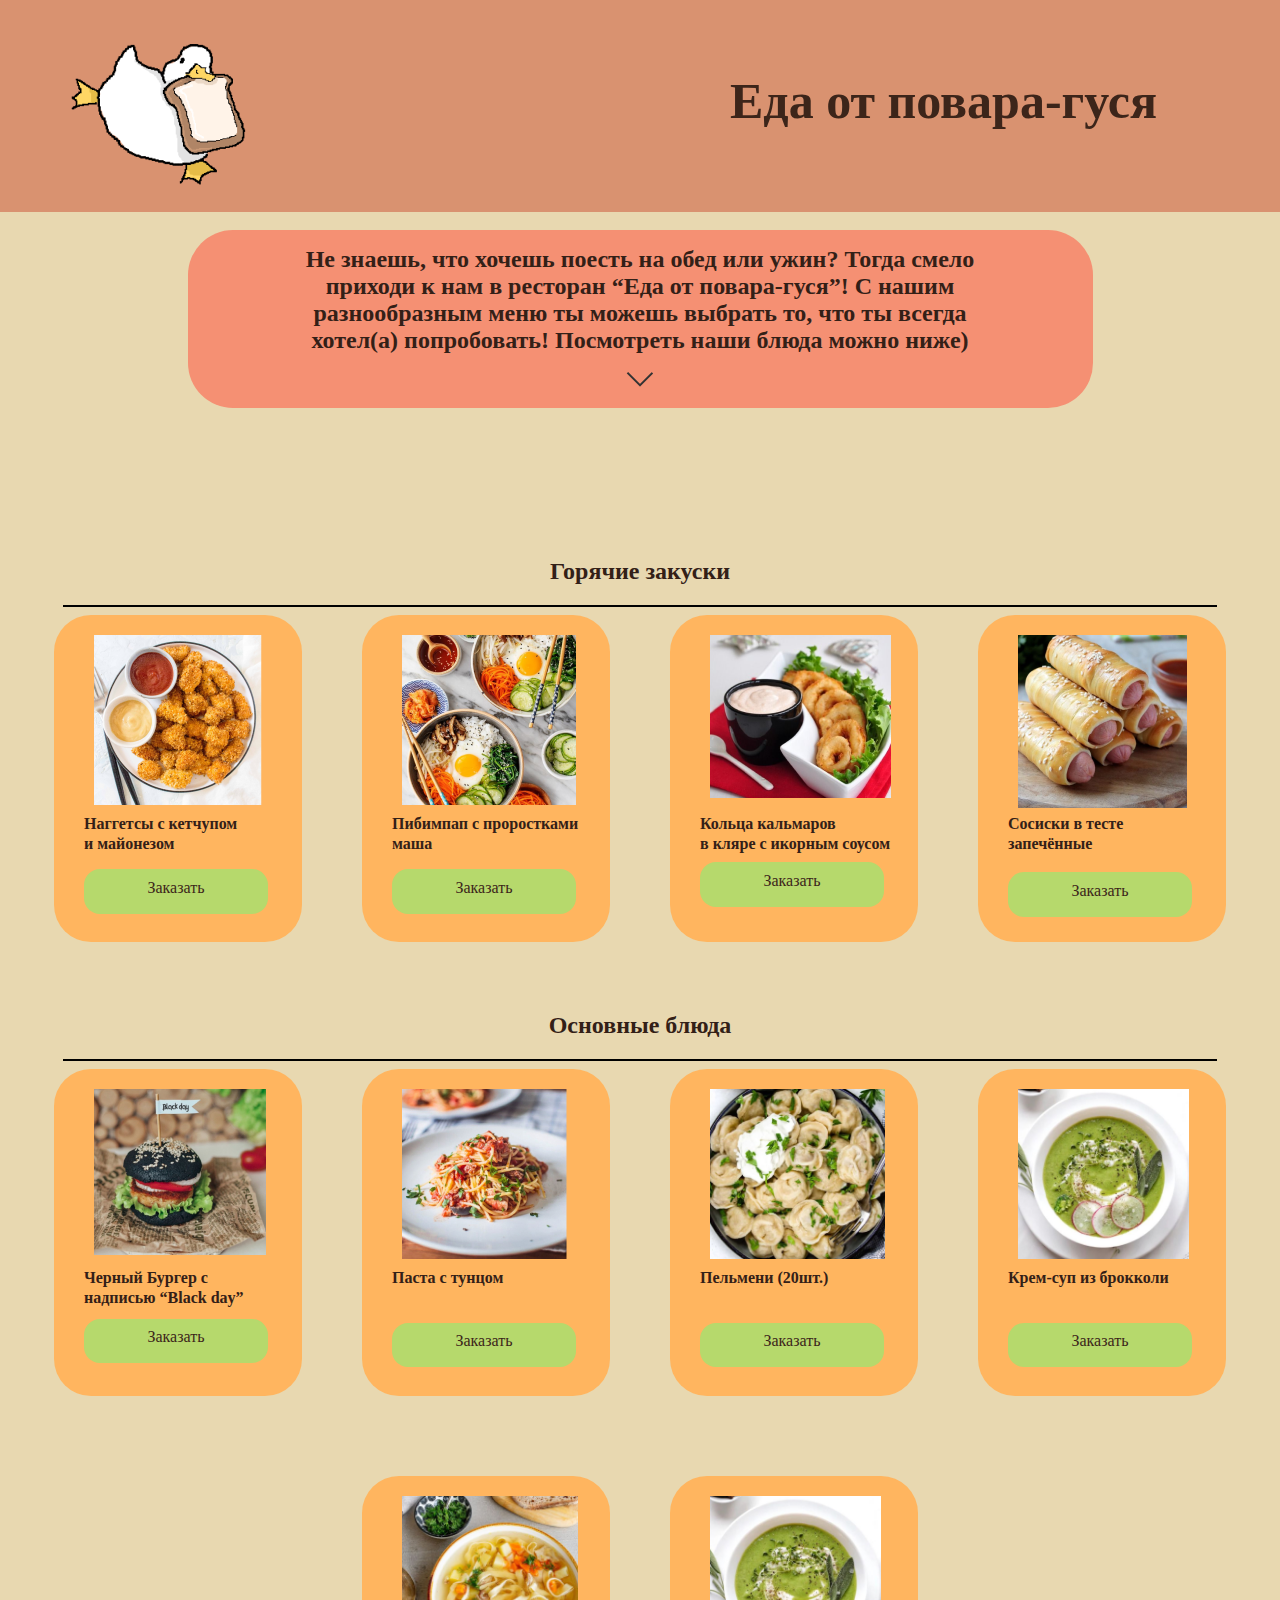
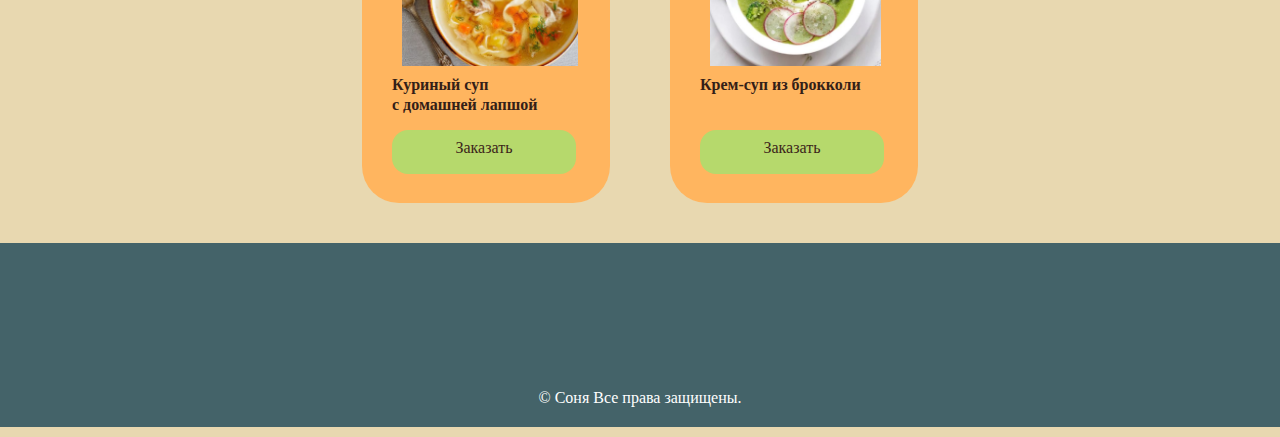
<file: index.html>
<!DOCTYPE html>
<html lang="en">
<head>
    <meta charset="UTF-8">
    <meta http-equiv="X-UA-Compatible" content="IE=edge">
    <meta name="viewport" content="width=device-width, initial-scale=1.0">
    <title>Еда от повара-гуся</title>
    <link rel="stylesheet" href="style.css">
</head>
<body>
    <div id="header"></div>
        <h1 class="textNaShapkeSayta">Еда от повара-гуся</h1>
        <a href="#" class="korzina">Корзина</a>
        <a href="#" class="zaregestr">Зарегестрироваться</a>
        <a href="#" class="voyti">Войти</a>
        <img src="images/гусь с хлебом 1.png" class="gooseCXLEBOM">
        <img src="images/корзина.png" class="KoRzInA">
        <img src="images/Зарегаться.png" class="ZaReGeStR">
        <img src="images/Войти.png" class="VoYtI">
    <section class="kvadrat">
        <div id="kvadrat">
            <p class="pVKvadrate">Не знаешь, что хочешь поесть на обед или ужин? Тогда смело</p>
            <p class="pVKvadrate1">приходи к нам в ресторан “Еда от повара-гуся”! С нашим</p>
            <p class="pVKvadrate2">разнообразным меню ты можешь выбрать то, что ты всегда</p>
            <p class="pVKvadrate3">хотел(а) попробовать! Посмотреть наши блюда можно ниже)</p>
            <img src="images/стрелка вниз.png" class="StrelkaVniz">
        </div>
    </section>  

    <h2 class="nazvaniyaYeda">Горячие закуски</h2>
    <hr>
    <section class="hotSnacks food-section">
        <div class="food">
            <p class="nag">Наггетсы с кетчупом</p>
            <p class="nag1">и майонезом</p>
            <img src="images/Nuggets.png" class="nagImg">
            <div class="btn">
                <a href="#", class="btnA">Заказать</a>
            </div>
        </div>
        <div class="food">
            <p class="nag">Пибимпап c проростками</p>
            <p class="nag1">маша</p>
            <img src="images/Bibimbap.png" class="nagImg">
            <div class="btn">
                <a href="#", class="btnA">Заказать</a>
            </div>
        </div>
         <div class="food">
            <p class="nag">Кольца кальмаров</p>
            <p class="nag1">в кляре с икорным соусом</p>
            <img src="images/Кольца кальмара.png" class="nagImg">
            <div class="btn">
                <a href="#", class="btnA">Заказать</a>
            </div>
        </div>
        
        <div class="food">
            <p class="nag">Сосиски в тесте</p>
            <p class="nag1">запечённые</p>
            <img src="images/Сосиски.png" class="nagImg">
            <div class="btn">
                <a href="#", class="btnA">Заказать</a>
            </div>
        </div> 
    </section> 

    <h2 class="nazvaniyaYeda">Основные блюда</h2>
    <hr>
    <section class="mainDishes food-section">
        <div class="food">
            <p class="nag">Черный Бургер с</p>
            <p class="nag1">надписью “Black day”</p>
            <img src="images/черный бургер 1.png" class="nagImg">
            <div class="btn">
                <a href="#", class="btnA">Заказать</a>
            </div>
        </div>
        <div class="food">
            <p class="nag">Паста с тунцом</p>
            <img src="images/Паста с тунцом 1.png" class="nagImg">
            <div class="btn">
                <a href="#", class="btnA">Заказать</a>
            </div>
        </div>
         <div class="food">
            <p class="nag">Пельмени (20шт.)</p>
            <img src="images/пельмешки.png" height="170" class="nagImg">
            <div class="btn">
                <a href="#", class="btnA">Заказать</a>
            </div>
        </div>
        
        <div class="food">
            <p class="nag">Крем-суп из брокколи</p>
            <img src="images/image 4.png" height="170" class="nagImg">
            <div class="btn">
                <a href="#", class="btnA">Заказать</a>
            </div>
        </div> 
        <div class="food">
            <p class="nag">Куриный суп</p>
            <p class="nag1"> с домашней лапшой</p>
            <img src="images/Супчик.png" height="170" class="nagImg">
            <div class="btn">
                <a href="#", class="btnA">Заказать</a>
            </div>
        </div>
        
        <div class="food">
            <p class="nag">Крем-суп из брокколи</p>
            <img src="images/image 4.png" height="170" class="nagImg">
            <div class="btn">
                <a href="#", class="btnA">Заказать</a>
            </div>
        </div> 
    </section> 

    <footer> <div>© Соня Все права защищены.</div></footer> 
</body>
</html>
</file>
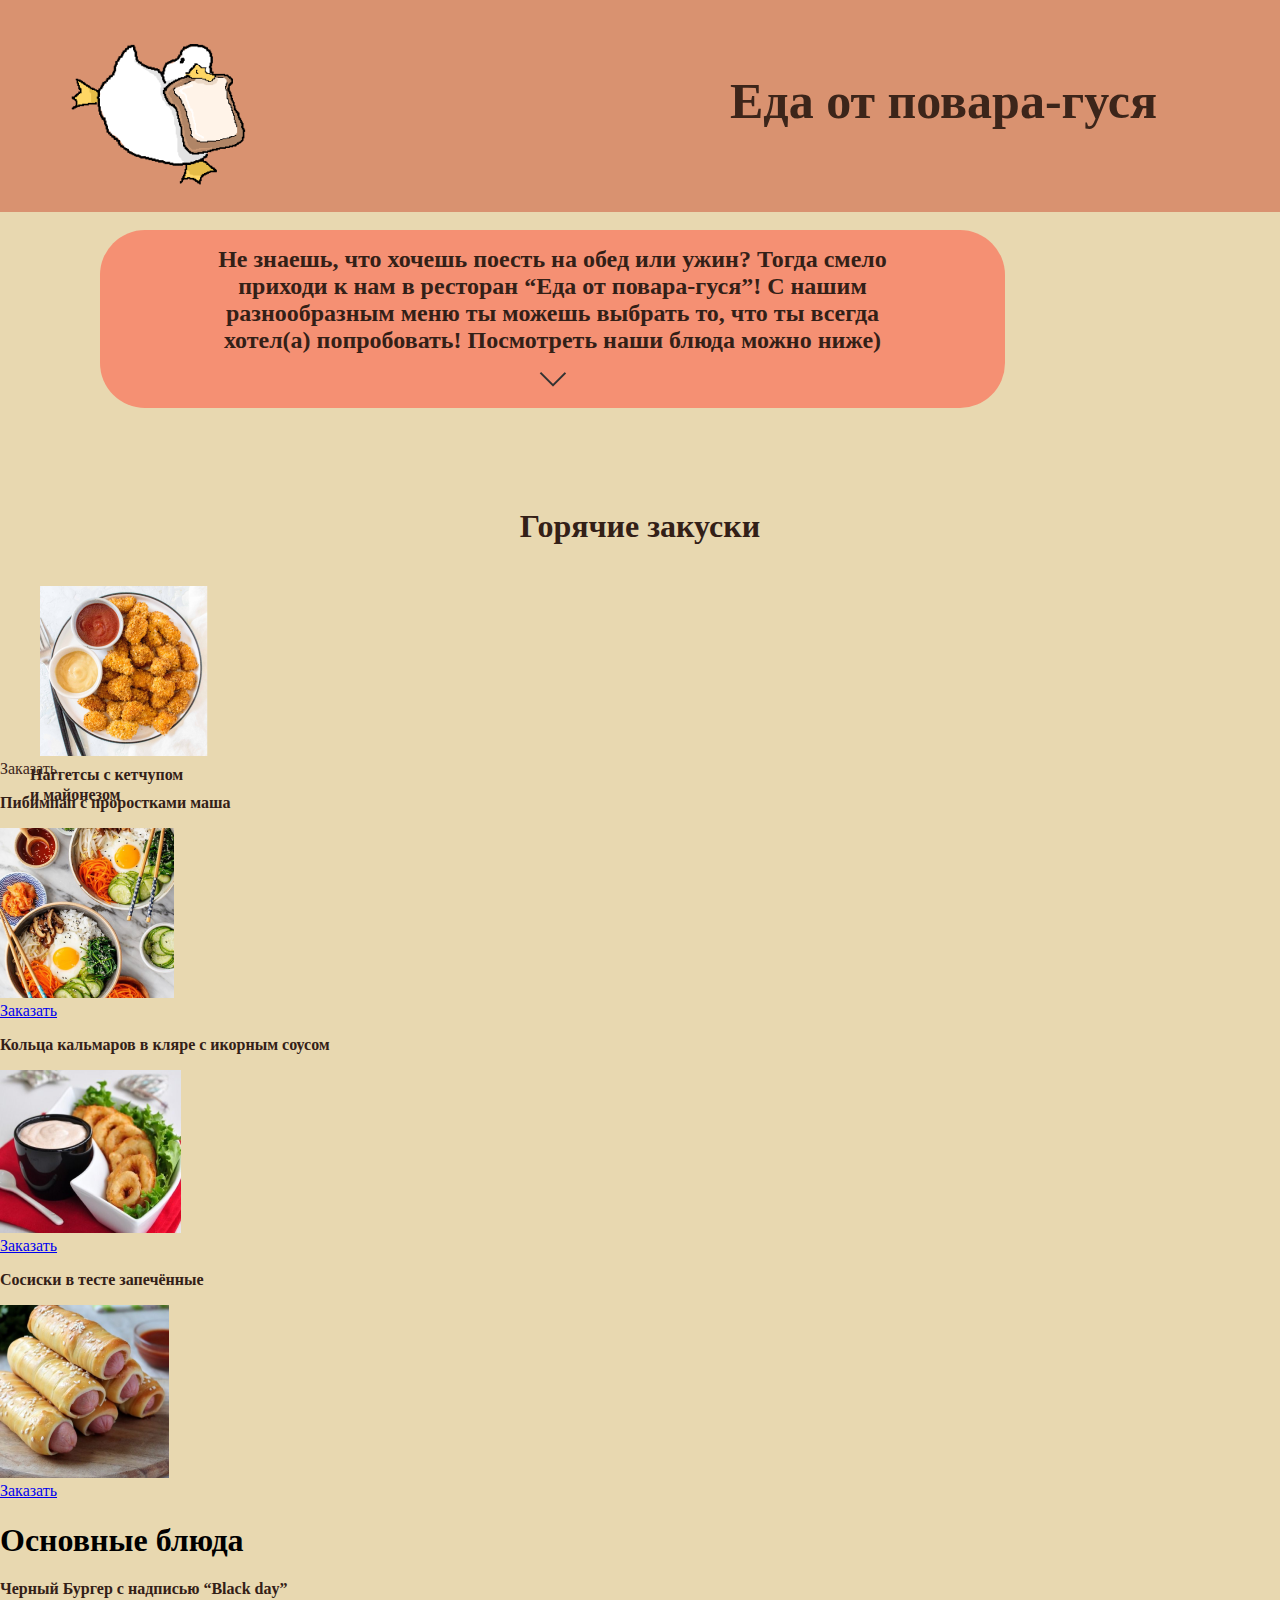
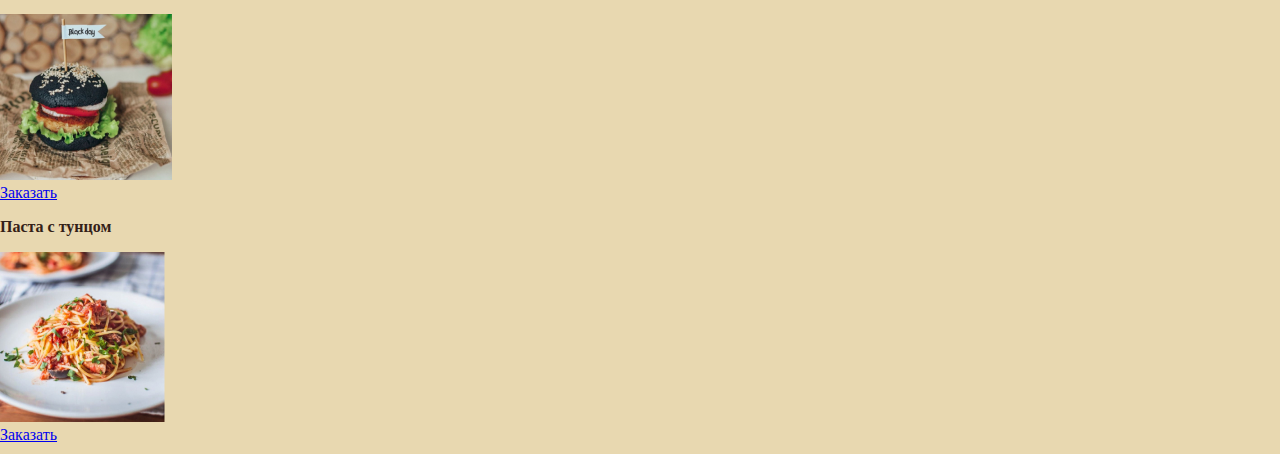
<file: index copy.html>
<!DOCTYPE html>
<html lang="en">
<head>
    <meta charset="UTF-8">
    <meta http-equiv="X-UA-Compatible" content="IE=edge">
    <meta name="viewport" content="width=device-width, initial-scale=1.0">
    <title>Еда от повара-гуся</title>
    <link rel="stylesheet" href="style.css">
</head>
<body>
    <div id="header"></div>
        <h1 class="textNaShapkeSayta">Еда от повара-гуся</h1>
        <a href="#" class="korzina">Корзина</a>
        <a href="#" class="zaregestr">Зарегестрироваться</a>
        <a href="#" class="voyti">Войти</a>
        <img src="images/гусь с хлебом 1.png" class="gooseCXLEBOM">
        <img src="images/корзина.png" class="KoRzInA">
        <img src="images/Зарегаться.png" class="ZaReGeStR">
        <img src="images/Войти.png" class="VoYtI">
    <div id="kvadrat">
        <p class="pVKvadrate">Не знаешь, что хочешь поесть на обед или ужин? Тогда смело</p>
        <p class="pVKvadrate1">приходи к нам в ресторан “Еда от повара-гуся”! С нашим</p>
        <p class="pVKvadrate2">разнообразным меню ты можешь выбрать то, что ты всегда</p>
        <p class="pVKvadrate3">хотел(а) попробовать! Посмотреть наши блюда можно ниже)</p>
        <img src="images/стрелка вниз.png" class="StrelkaVniz">
    </div>
    <h1 class="nazvaniyaYeda">Горячие закуски</h1>

    <div id="YEDA">
        <p class="nag">Наггетсы с кетчупом</p>
        <p class="nag1">и майонезом</p>
        <img src="/images/Nuggets.png" class="nagImg">
    </div>
    <div id="btn">
        <a href="#", class="btnA">Заказать</a>
    </div>

    <div id="YEDAbibi">
        <p class="pibimpab">Пибимпап c проростками маша</p>
        <img src="/images/Bibimbap.png" class="bibiImg">
    </div>
    <div id="btn1">
        <a href="#", class="btnA1">Заказать</a>
    </div>

    <div id="YEDAkalmar">
        <p class="kalmar">Кольца кальмаров в кляре с икорным соусом</p>
        <img src="/images/Кольца кальмара.png" class="kalImg">
    </div>
    <div id="btn2">
        <a href="#", class="btnA2">Заказать</a>
    </div>

    <div id="YEDAvTeste">
        <p class="sosiskiVTeste">Сосиски в тесте запечённые</p>
        <img src="/images/Сосиски.png" class="sosImg">
    </div>
    <div id="btn3">
        <a href="#", class="btnA3">Заказать</a>
    </div>

    <h1 class="nazvaniyaYedaOsnov">Основные блюда</h1>

    <div id="YEDAblackburger">
        <p class="BlackBurger">Черный Бургер с 
            надписью “Black day”</p>
        <img src="/images/черный бургер 1.png" class="burImg">
    </div>
    <div id="btn4">
        <a href="#", class="btnA4">Заказать</a>
    </div>

    <div id="YEDAPastatunech">
        <p class="PastaTunech">Паста с тунцом</p>
        <img src="/images/Паста с тунцом 1.png" class="pasImg">
    </div>
    <div id="btn5">
        <a href="#", class="btnA5">Заказать</a>
    </div>
</body>
</html>
</file>
<file: style.css>
body {
    margin: 0;
    overflow-x: hidden;
    background-color: #E8D8B0;
}
html {
    height: 0;
}

#header{
    margin: -10px;
    width: 1922px;
    height: 222px;
    background-color: #D99270;

  }


.textNaShapkeSayta{
    margin: 0;
    text-align: left;
    left: 100px;
    color: rgb(60, 37, 26);
    margin-left: 730px;
    margin-top: -140px;
    font-size: 50px;
}

.gooseCXLEBOM {
    position:absolute;
    top: -10px;
    left: 50px;
}

.KoRzInA {
    position:absolute;
    top: 60px;
    left: 1500px;
}

.ZaReGeStR {
    position:absolute;
    top: 60px;
    left: 1650px;
}

.VoYtI {
    position:absolute;
    top: 60px;
    left: 1800px;
}

.korzina{
    text-decoration: none;
    color: rgb(60, 37, 26);
    position:absolute;
    top: 130px;
    left: 1500px;
}

.zaregestr{
    text-decoration: none;
    color: rgb(60, 37, 26);
    position:absolute;
    top: 130px;
    left: 1600px;
}

.voyti{
    text-decoration: none;
    color: rgb(60, 37, 26);
    position:absolute;
    top: 130px;
    left: 1815px;
}

.kvadrat {
    display: flex;
    justify-content: center;
}
#kvadrat {
    margin: 100px;
    width: 905px;
    background-color: #F59073;
    border-radius: 45px;
    padding-top: 1em;
    text-align: center;
}

#kvadrat > p {
    font-size: 24px;
    font-weight: bold;
    color: #332017;
    margin: 0;
}

hr {
    border: 1px solid black;
    width: 90%;
}

.nazvaniyaYeda {
    text-align: center;
    color: #332017;
    margin-top: 50px;
}

.food-section {
    display: flex;
    justify-content: center;
    flex-wrap: wrap;
    max-width: 1440px;
    margin: 0 auto;
    gap: 60px;
}

.food {
    width: 248px;
    height: 327px;
    background-color: #FFB55F;
    border-radius: 37px;
    margin-bottom: 20px;
}

p {
    font-weight: bold;
    color: #332017;
}

.nag {
    font-size: 16px;
    position: absolute;
    margin-left: 30px;
    margin-top: 200px;
}
.nag1 {
    font-size: 16px;
    position: absolute;
    margin-left: 30px;
    margin-top: 220px;
}

.nagImg {
    margin-left: 40px;
    margin-top: 20px;
}

.btn {
    margin-top: 60px;
    margin-left: 30px;
    width: 184px;
    height: 35px;
    background-color: #B6D96C;
    border-radius: 16px;
    text-align: center;
    padding-top: 0.6em;
}
.btnA {    
    text-decoration: none;
    color: rgb(60, 37, 26);
}

footer {
    margin: 20px 0 0 0;
    background-color: #446369;
    height: 184px;
    
    color:white;
    position: relative;
}
footer > div {
    position: absolute;
    bottom: 20px;
    text-align: center;
    width: 100%;
}
</file>
